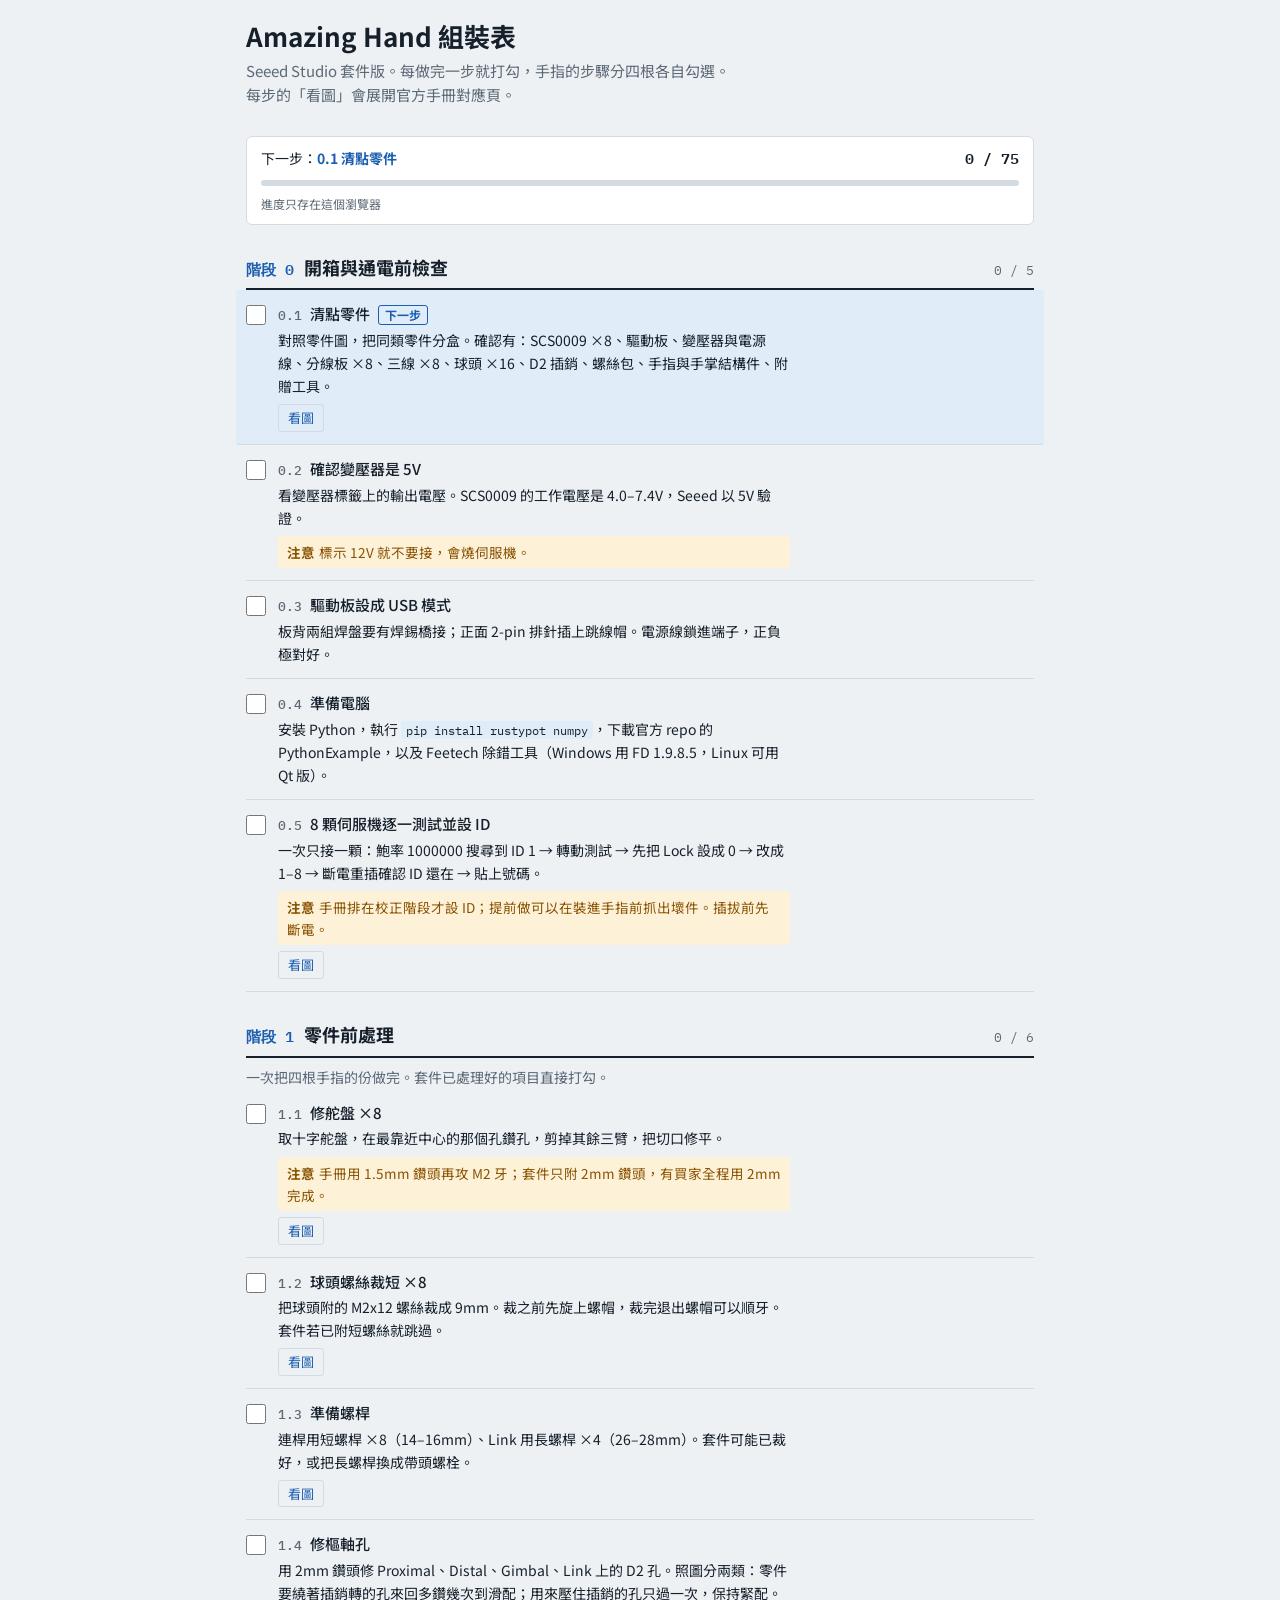
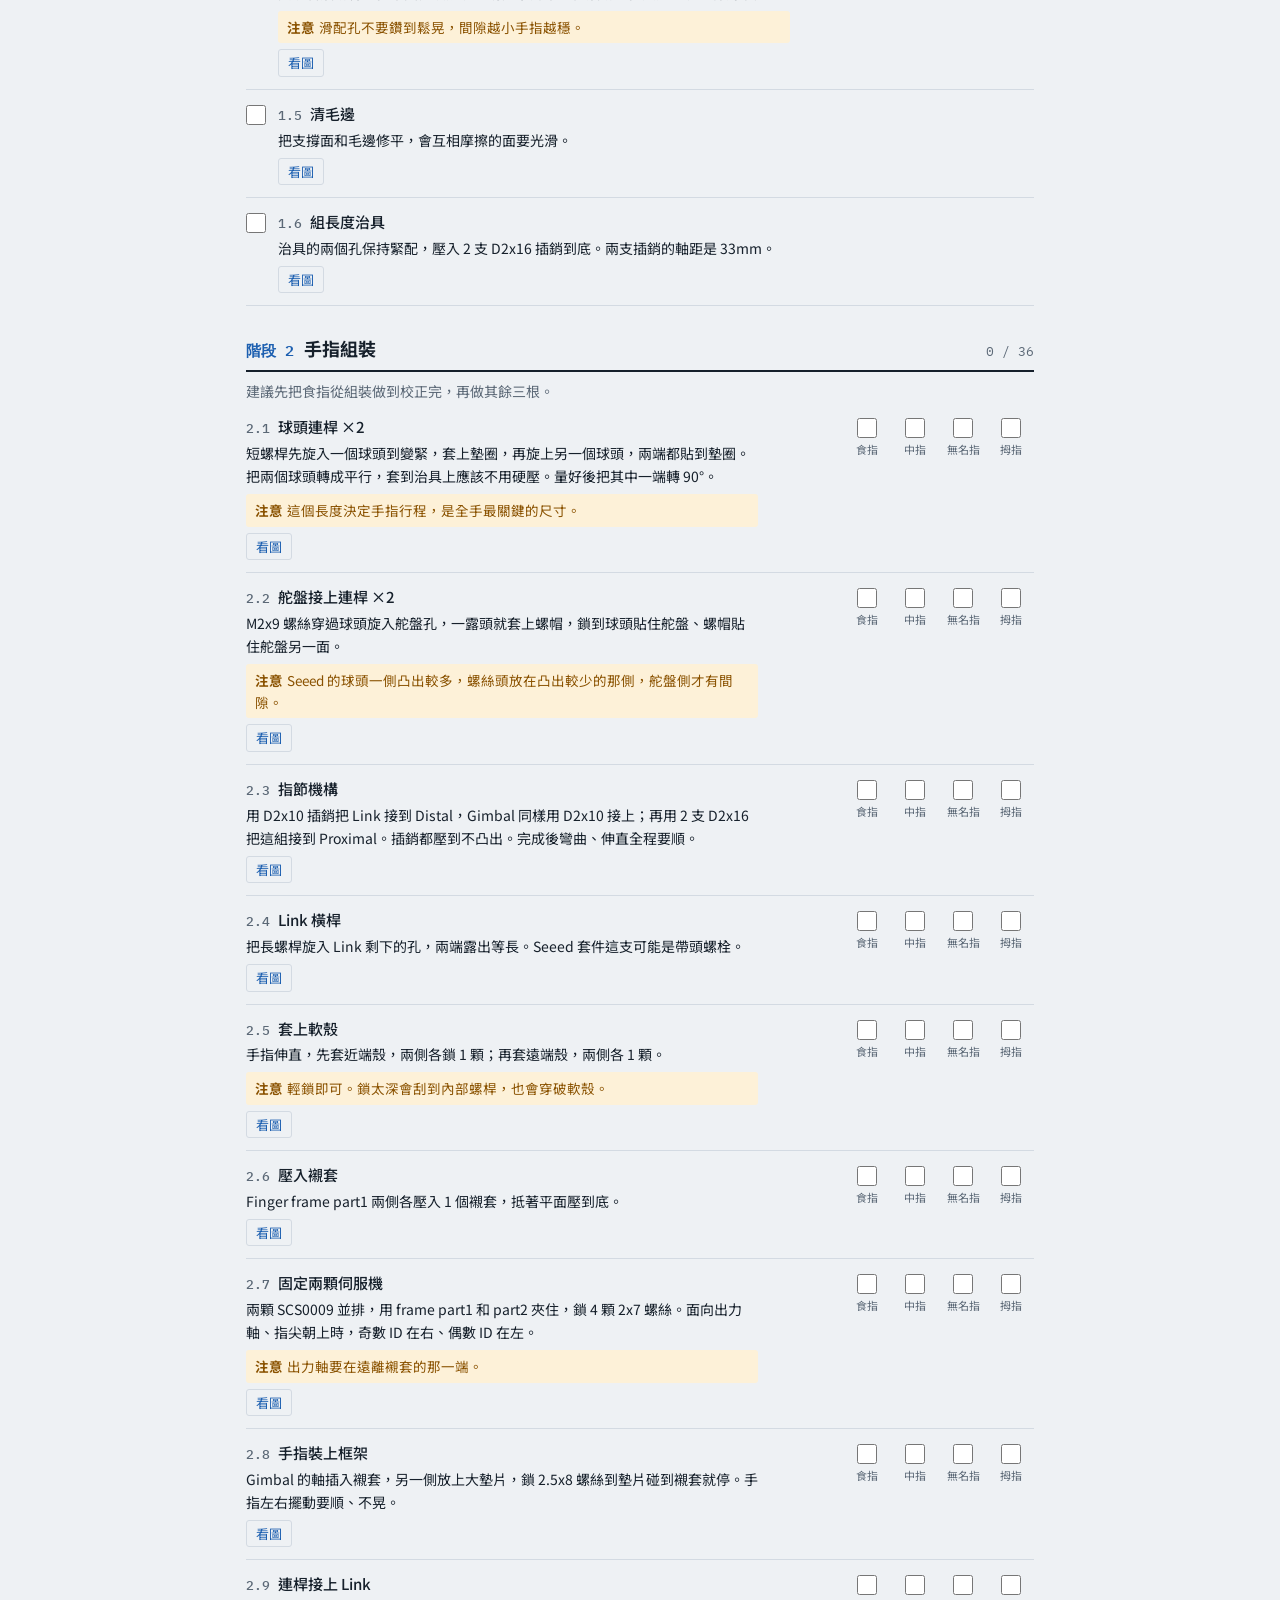
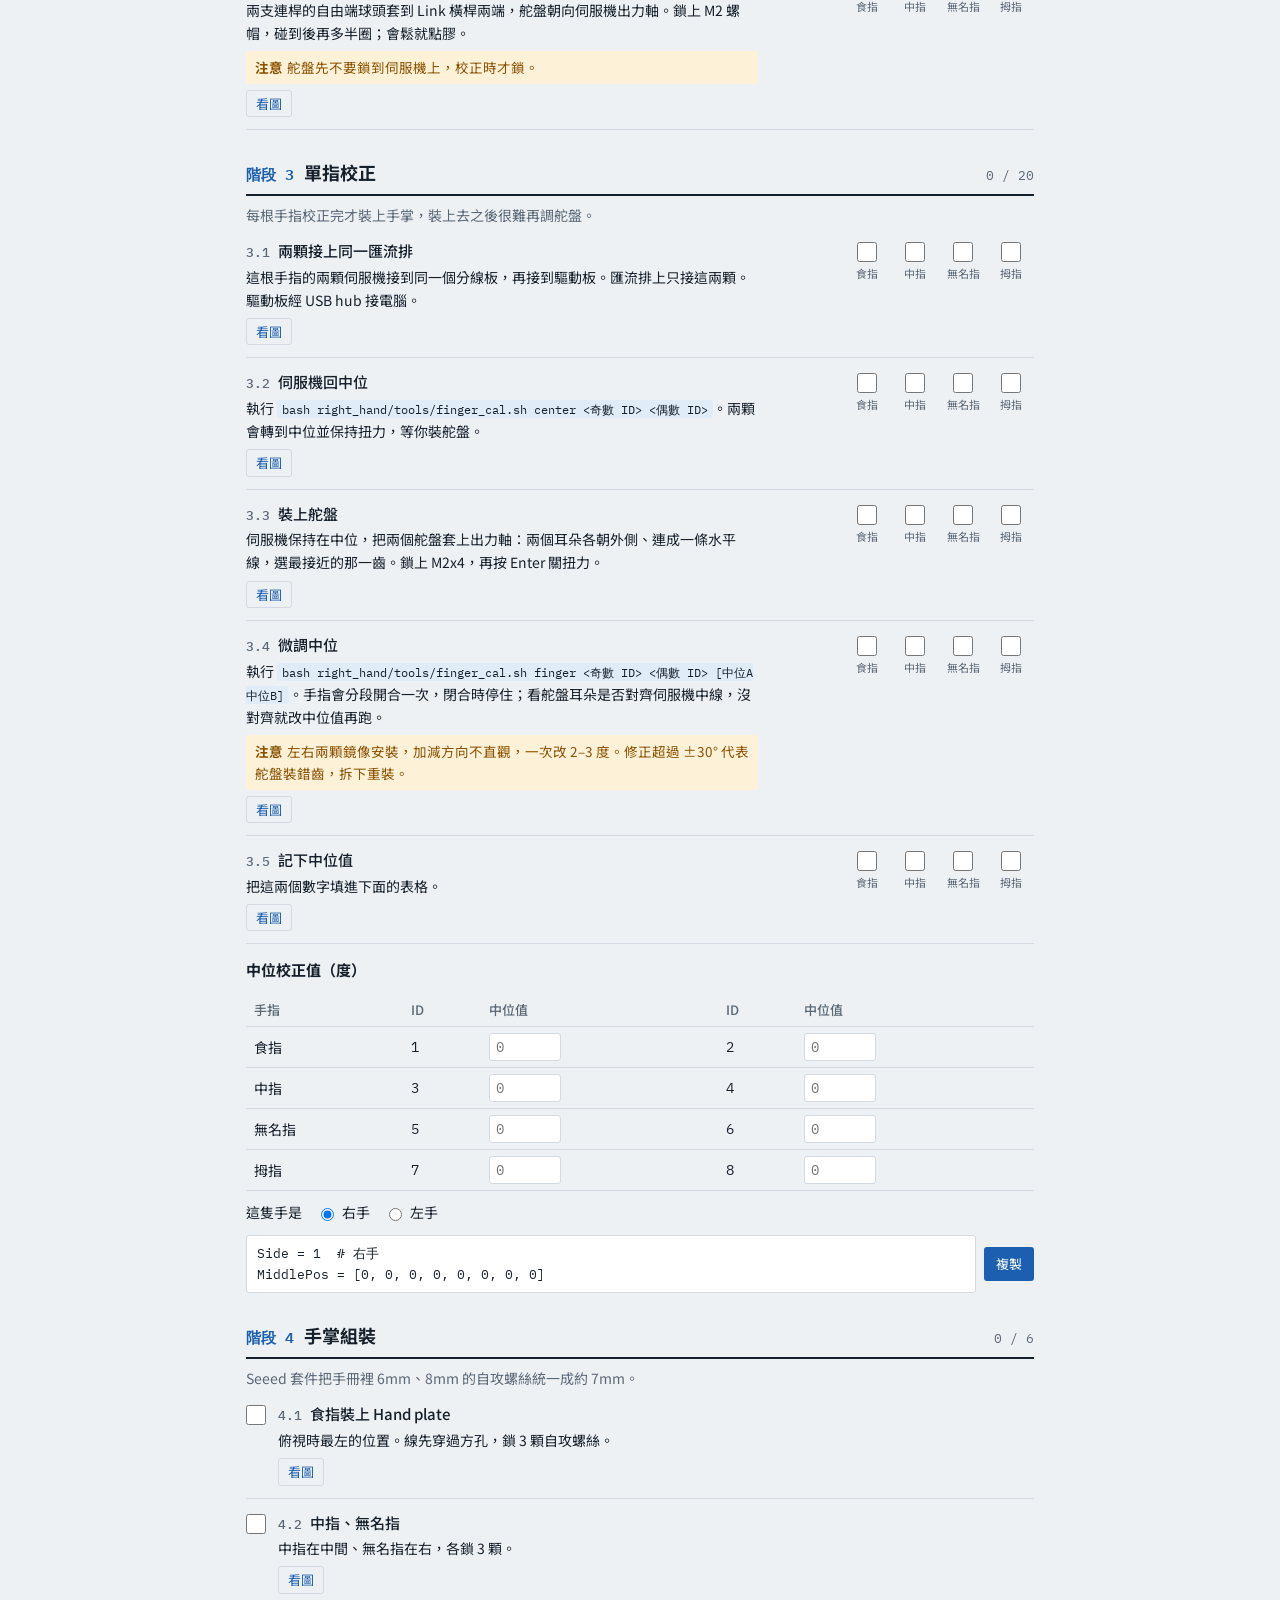
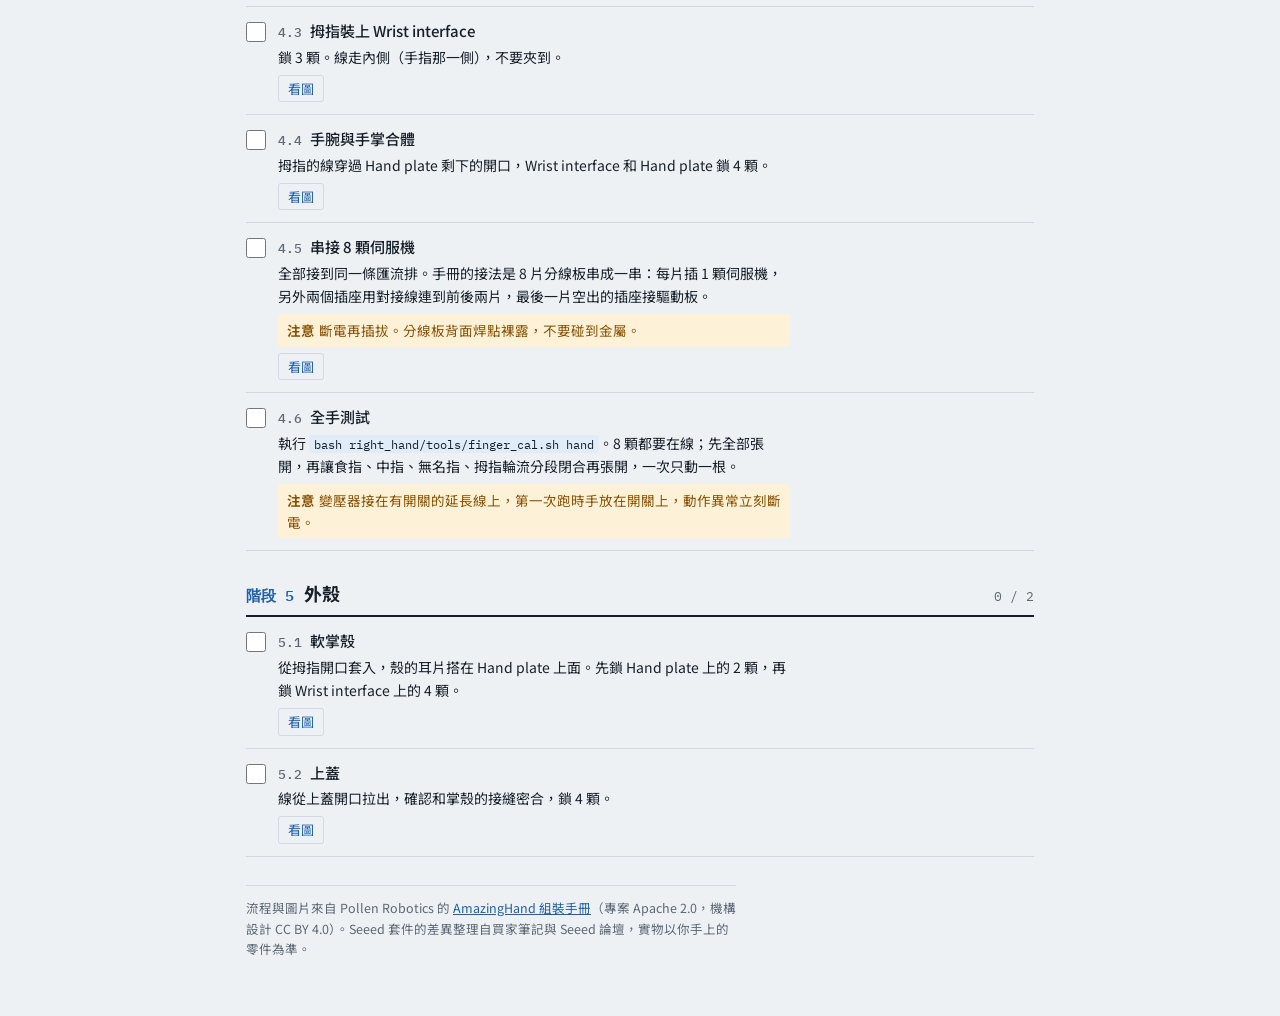
<file: right_hand/docs/assembly_checklist/index.html>
<!doctype html>
<html lang="zh-Hant">
<head>
<meta charset="utf-8">
<meta name="viewport" content="width=device-width,initial-scale=1,viewport-fit=cover">
<style>body{margin:0}img{max-width:100%}[hidden]{display:none!important}</style>
</head>
<body>
<title>Amazing Hand 組裝表</title>
<link rel="stylesheet" href="https://fonts.googleapis.com/css2?family=IBM+Plex+Mono:wght@400;500;600&family=Noto+Sans+TC:wght@400;500;700&display=swap">
<style>
/* Layout: one narrow bench-sheet column; sticky progress strip on top, phases as flat sections, steps as ruled rows. */
:root{
  --bg:#eef1f4; --surface:#ffffff; --ink:#16202b; --muted:#5b6876; --line:#d3dae2;
  --accent:#1c5fb0; --accent-soft:#e1ecf9;
  --warn:#8a5200; --warn-soft:#fdf1d8;
  --ok:#1e7a4f; --ok-soft:#dff3e8;
  --sans:"Noto Sans TC","PingFang TC","Microsoft JhengHei",system-ui,sans-serif;
  --mono:"IBM Plex Mono",ui-monospace,"SFMono-Regular",Menlo,Consolas,monospace;
}
@media (prefers-color-scheme: dark){
  :root:not([data-theme="light"]){
    --bg:#10161d; --surface:#18212b; --ink:#e6edf4; --muted:#93a1b0; --line:#2b3745;
    --accent:#6aa9f0; --accent-soft:#1b2e45;
    --warn:#f0b655; --warn-soft:#3a2c12;
    --ok:#5fcf98; --ok-soft:#153426;
    color-scheme:dark;
  }
}
:root[data-theme="dark"]{
  --bg:#10161d; --surface:#18212b; --ink:#e6edf4; --muted:#93a1b0; --line:#2b3745;
  --accent:#6aa9f0; --accent-soft:#1b2e45;
  --warn:#f0b655; --warn-soft:#3a2c12;
  --ok:#5fcf98; --ok-soft:#153426;
  color-scheme:dark;
}
*{box-sizing:border-box}
body{background:var(--bg);color:var(--ink);font-family:var(--sans);font-size:15px;line-height:1.65;margin:0}
.wrap{max-width:820px;margin:0 auto;padding-inline:16px;padding-block:20px 56px;display:flex;flex-direction:column;gap:28px}
h1{font-size:26px;line-height:1.25;margin:0;font-weight:700;text-wrap:balance}
.sub{color:var(--muted);margin:6px 0 0;max-width:62ch}
code{font-family:var(--mono);font-size:.88em;background:var(--accent-soft);padding:1px 5px;border-radius:3px;overflow-wrap:anywhere}

.bar{position:sticky;top:env(safe-area-inset-top,0px);z-index:5;background:var(--surface);border:1px solid var(--line);border-radius:6px;padding:10px 14px;display:flex;flex-direction:column;gap:8px}
.bar-top{display:flex;gap:12px;align-items:baseline;justify-content:space-between;flex-wrap:wrap}
.count{font-family:var(--mono);font-variant-numeric:tabular-nums;font-weight:600}
.next{min-width:0;font-size:14px}
.next b{color:var(--accent)}
.track{height:6px;background:var(--line);border-radius:3px;overflow:hidden}
.fill{height:100%;width:0;background:var(--ok);transition:width .25s}
@media (prefers-reduced-motion:reduce){.fill{transition:none}}
.sync{font-size:12px;color:var(--muted)}

section{display:flex;flex-direction:column;gap:0}
.ph-head{display:flex;gap:10px;align-items:baseline;flex-wrap:wrap;border-bottom:2px solid var(--ink);padding-bottom:6px}
.ph-no{font-family:var(--mono);font-weight:600;color:var(--accent)}
h2{font-size:18px;margin:0;font-weight:700}
.ph-count{margin-left:auto;font-family:var(--mono);font-size:13px;color:var(--muted);font-variant-numeric:tabular-nums}
.ph-note{color:var(--muted);font-size:14px;margin:8px 0 0;max-width:66ch}

.step{display:grid;grid-template-columns:auto minmax(0,1fr);gap:4px 12px;padding:12px 0;border-bottom:1px solid var(--line)}
.step.pf{grid-template-columns:minmax(0,1fr) auto}
.step.is-next{background:var(--accent-soft);margin-inline:-10px;padding-inline:10px;border-radius:4px}
.step input[type=checkbox]{width:20px;height:20px;margin:3px 0 0;accent-color:var(--ok);cursor:pointer}
.step input[type=checkbox]:focus-visible,.pgbtn:focus-visible,.copy:focus-visible,.mid input:focus-visible,.side input:focus-visible{outline:2px solid var(--accent);outline-offset:2px}
.body{min-width:0}
.ttl{font-weight:500;display:flex;gap:8px;align-items:baseline;flex-wrap:wrap}
.no{font-family:var(--mono);font-size:13px;color:var(--muted);font-variant-numeric:tabular-nums}
.tag{font-size:12px;font-weight:700;color:var(--accent);border:1px solid var(--accent);border-radius:3px;padding:0 6px;line-height:1.5}
.desc{margin:2px 0 0;color:var(--ink);font-size:14px;max-width:64ch}
.warn{margin:6px 0 0;font-size:13.5px;color:var(--warn);background:var(--warn-soft);padding:5px 9px;border-radius:3px;max-width:64ch}
.warn b{font-weight:700;margin-right:4px}
.done .ttl>span:not(.no):not(.tag){text-decoration:line-through;color:var(--muted)}
.pgbtn{font:inherit;font-size:13px;margin-top:6px;background:none;border:1px solid var(--line);color:var(--accent);border-radius:3px;padding:2px 9px;cursor:pointer}
.pgbtn:hover{border-color:var(--accent)}
figure{margin:8px 0 0;grid-column:1/-1}
figure img{display:block;width:100%;height:auto;border:1px solid var(--line);border-radius:4px;background:#eee}
figure img+img{margin-top:6px}
figcaption{font-size:12px;color:var(--muted);margin-top:4px}

.fg{display:grid;grid-template-columns:repeat(4,46px);gap:2px;align-self:start}
.fg label{display:flex;flex-direction:column;align-items:center;gap:2px;font-size:11px;color:var(--muted);cursor:pointer}
.fg label.cur{color:var(--accent);font-weight:700}
@media (max-width:560px){
  .step.pf{grid-template-columns:minmax(0,1fr)}
  .fg{grid-template-columns:repeat(4,1fr);max-width:260px;margin-top:6px}
}

.calib{margin-top:14px;display:flex;flex-direction:column;gap:10px}
.calib h3{font-size:15px;margin:0;font-weight:700}
.tbl{overflow-x:auto}
table{border-collapse:collapse;width:100%;font-size:14px}
th,td{text-align:left;padding:6px 8px;border-bottom:1px solid var(--line);white-space:nowrap}
th{font-weight:500;color:var(--muted);font-size:13px}
td.id{font-family:var(--mono);font-variant-numeric:tabular-nums}
.mid input{font-family:var(--mono);font-size:14px;width:72px;padding:4px 6px;border:1px solid var(--line);border-radius:3px;background:var(--surface);color:var(--ink)}
.out{display:flex;gap:8px;align-items:center;flex-wrap:wrap}
.out pre{margin:0;font-family:var(--mono);font-size:13px;background:var(--surface);border:1px solid var(--line);border-radius:3px;padding:7px 10px;overflow-x:auto;min-width:0;flex:1 1 260px}
.copy{font:inherit;font-size:13px;background:var(--accent);color:var(--surface);border:0;border-radius:3px;padding:6px 12px;cursor:pointer}
.side{display:flex;gap:14px;align-items:center;flex-wrap:wrap;font-size:14px}
.side label{display:flex;gap:5px;align-items:center;cursor:pointer}
footer{color:var(--muted);font-size:12.5px;border-top:1px solid var(--line);padding-top:12px;max-width:70ch}
footer a{color:var(--accent)}
</style>

<div class="wrap">
  <header>
    <h1>Amazing Hand 組裝表</h1>
    <p class="sub">Seeed Studio 套件版。每做完一步就打勾，手指的步驟分四根各自勾選。每步的「看圖」會展開官方手冊對應頁。</p>
  </header>

  <div class="bar" role="status" aria-live="polite">
    <div class="bar-top">
      <div class="next" id="next">下一步：讀取中</div>
      <div class="count" id="count">0 / 0</div>
    </div>
    <div class="track"><div class="fill" id="fill"></div></div>
    <div class="sync" id="sync">正在連接進度資料</div>
  </div>

  <div id="phases"></div>

  <footer>
    流程與圖片來自 Pollen Robotics 的 <a href="https://github.com/pollen-robotics/AmazingHand/blob/main/docs/AmazingHand_Assembly.pdf">AmazingHand 組裝手冊</a>（專案 Apache 2.0，機構設計 CC BY 4.0）。Seeed 套件的差異整理自買家筆記與 Seeed 論壇，實物以你手上的零件為準。
  </footer>
</div>

<script>
const FINGERS=[
  {k:'idx',n:'食指',ids:[1,2]},
  {k:'mdl',n:'中指',ids:[3,4]},
  {k:'rng',n:'無名指',ids:[5,6]},
  {k:'thb',n:'拇指',ids:[7,8]}
];
const PHASES=[
 {id:'p0',no:'0',title:'開箱與通電前檢查',steps:[
  {id:'s0_1',t:'清點零件',d:'對照零件圖，把同類零件分盒。確認有：SCS0009 ×8、驅動板、變壓器與電源線、分線板 ×8、三線 ×8、球頭 ×16、D2 插銷、螺絲包、手指與手掌結構件、附贈工具。',pg:[5]},
  {id:'s0_2',t:'確認變壓器是 5V',d:'看變壓器標籤上的輸出電壓。SCS0009 的工作電壓是 4.0–7.4V，Seeed 以 5V 驗證。',w:'標示 12V 就不要接，會燒伺服機。'},
  {id:'s0_3',t:'驅動板設成 USB 模式',d:'板背兩組焊盤要有焊錫橋接；正面 2-pin 排針插上跳線帽。電源線鎖進端子，正負極對好。'},
  {id:'s0_4',t:'準備電腦',d:'安裝 Python，執行 <code>pip install rustypot numpy</code>，下載官方 repo 的 PythonExample，以及 Feetech 除錯工具（Windows 用 FD 1.9.8.5，Linux 可用 Qt 版）。'},
  {id:'s0_5',t:'8 顆伺服機逐一測試並設 ID',d:'一次只接一顆：鮑率 1000000 搜尋到 ID 1 → 轉動測試 → 先把 Lock 設成 0 → 改成 1–8 → 斷電重插確認 ID 還在 → 貼上號碼。',w:'手冊排在校正階段才設 ID；提前做可以在裝進手指前抓出壞件。插拔前先斷電。',pg:[21]}
 ]},
 {id:'p1',no:'1',title:'零件前處理',note:'一次把四根手指的份做完。套件已處理好的項目直接打勾。',steps:[
  {id:'s1_1',t:'修舵盤 ×8',d:'取十字舵盤，在最靠近中心的那個孔鑽孔，剪掉其餘三臂，把切口修平。',w:'手冊用 1.5mm 鑽頭再攻 M2 牙；套件只附 2mm 鑽頭，有買家全程用 2mm 完成。',pg:[6]},
  {id:'s1_2',t:'球頭螺絲裁短 ×8',d:'把球頭附的 M2x12 螺絲裁成 9mm。裁之前先旋上螺帽，裁完退出螺帽可以順牙。套件若已附短螺絲就跳過。',pg:[6]},
  {id:'s1_3',t:'準備螺桿',d:'連桿用短螺桿 ×8（14–16mm）、Link 用長螺桿 ×4（26–28mm）。套件可能已裁好，或把長螺桿換成帶頭螺栓。',pg:[6]},
  {id:'s1_4',t:'修樞軸孔',d:'用 2mm 鑽頭修 Proximal、Distal、Gimbal、Link 上的 D2 孔。照圖分兩類：零件要繞著插銷轉的孔來回多鑽幾次到滑配；用來壓住插銷的孔只過一次，保持緊配。',w:'滑配孔不要鑽到鬆晃，間隙越小手指越穩。',pg:[7]},
  {id:'s1_5',t:'清毛邊',d:'把支撐面和毛邊修平，會互相摩擦的面要光滑。',pg:[8]},
  {id:'s1_6',t:'組長度治具',d:'治具的兩個孔保持緊配，壓入 2 支 D2x16 插銷到底。兩支插銷的軸距是 33mm。',pg:[10]}
 ]},
 {id:'p2',no:'2',title:'手指組裝',per:true,note:'建議先把食指從組裝做到校正完，再做其餘三根。',steps:[
  {id:'s2_1',t:'球頭連桿 ×2',d:'短螺桿先旋入一個球頭到變緊，套上墊圈，再旋上另一個球頭，兩端都貼到墊圈。把兩個球頭轉成平行，套到治具上應該不用硬壓。量好後把其中一端轉 90°。',w:'這個長度決定手指行程，是全手最關鍵的尺寸。',pg:[11]},
  {id:'s2_2',t:'舵盤接上連桿 ×2',d:'M2x9 螺絲穿過球頭旋入舵盤孔，一露頭就套上螺帽，鎖到球頭貼住舵盤、螺帽貼住舵盤另一面。',w:'Seeed 的球頭一側凸出較多，螺絲頭放在凸出較少的那側，舵盤側才有間隙。',pg:[12]},
  {id:'s2_3',t:'指節機構',d:'用 D2x10 插銷把 Link 接到 Distal，Gimbal 同樣用 D2x10 接上；再用 2 支 D2x16 把這組接到 Proximal。插銷都壓到不凸出。完成後彎曲、伸直全程要順。',pg:[13,14]},
  {id:'s2_4',t:'Link 橫桿',d:'把長螺桿旋入 Link 剩下的孔，兩端露出等長。Seeed 套件這支可能是帶頭螺栓。',pg:[15]},
  {id:'s2_5',t:'套上軟殼',d:'手指伸直，先套近端殼，兩側各鎖 1 顆；再套遠端殼，兩側各 1 顆。',w:'輕鎖即可。鎖太深會刮到內部螺桿，也會穿破軟殼。',pg:[16]},
  {id:'s2_6',t:'壓入襯套',d:'Finger frame part1 兩側各壓入 1 個襯套，抵著平面壓到底。',pg:[17]},
  {id:'s2_7',t:'固定兩顆伺服機',d:'兩顆 SCS0009 並排，用 frame part1 和 part2 夾住，鎖 4 顆 2x7 螺絲。面向出力軸、指尖朝上時，奇數 ID 在右、偶數 ID 在左。',w:'出力軸要在遠離襯套的那一端。',pg:[18,21]},
  {id:'s2_8',t:'手指裝上框架',d:'Gimbal 的軸插入襯套，另一側放上大墊片，鎖 2.5x8 螺絲到墊片碰到襯套就停。手指左右擺動要順、不晃。',pg:[19]},
  {id:'s2_9',t:'連桿接上 Link',d:'兩支連桿的自由端球頭套到 Link 橫桿兩端，舵盤朝向伺服機出力軸。鎖上 M2 螺帽，碰到後再多半圈；會鬆就點膠。',w:'舵盤先不要鎖到伺服機上，校正時才鎖。',pg:[20]}
 ]},
 {id:'p3',no:'3',title:'單指校正',per:true,note:'每根手指校正完才裝上手掌，裝上去之後很難再調舵盤。',steps:[
  {id:'s3_1',t:'兩顆接上同一匯流排',d:'這根手指的兩顆伺服機接到同一個分線板，再接到驅動板。匯流排上只接這兩顆。驅動板經 USB hub 接電腦。',pg:[21]},
  {id:'s3_2',t:'伺服機回中位',d:'執行 <code>bash right_hand/tools/finger_cal.sh center &lt;奇數 ID&gt; &lt;偶數 ID&gt;</code>。兩顆會轉到中位並保持扭力，等你裝舵盤。',pg:[22]},
  {id:'s3_3',t:'裝上舵盤',d:'伺服機保持在中位，把兩個舵盤套上出力軸：兩個耳朵各朝外側、連成一條水平線，選最接近的那一齒。鎖上 M2x4，再按 Enter 關扭力。',pg:[22]},
  {id:'s3_4',t:'微調中位',d:'執行 <code>bash right_hand/tools/finger_cal.sh finger &lt;奇數 ID&gt; &lt;偶數 ID&gt; [中位A 中位B]</code>。手指會分段開合一次，閉合時停住；看舵盤耳朵是否對齊伺服機中線，沒對齊就改中位值再跑。',w:'左右兩顆鏡像安裝，加減方向不直觀，一次改 2–3 度。修正超過 ±30° 代表舵盤裝錯齒，拆下重裝。',pg:[23]},
  {id:'s3_5',t:'記下中位值',d:'把這兩個數字填進下面的表格。',pg:[24]}
 ]},
 {id:'p4',no:'4',title:'手掌組裝',note:'Seeed 套件把手冊裡 6mm、8mm 的自攻螺絲統一成約 7mm。',steps:[
  {id:'s4_1',t:'食指裝上 Hand plate',d:'俯視時最左的位置。線先穿過方孔，鎖 3 顆自攻螺絲。',pg:[29,30]},
  {id:'s4_2',t:'中指、無名指',d:'中指在中間、無名指在右，各鎖 3 顆。',pg:[30]},
  {id:'s4_3',t:'拇指裝上 Wrist interface',d:'鎖 3 顆。線走內側（手指那一側），不要夾到。',pg:[31]},
  {id:'s4_4',t:'手腕與手掌合體',d:'拇指的線穿過 Hand plate 剩下的開口，Wrist interface 和 Hand plate 鎖 4 顆。',pg:[32]},
  {id:'s4_5',t:'串接 8 顆伺服機',d:'全部接到同一條匯流排。手冊的接法是 8 片分線板串成一串：每片插 1 顆伺服機，另外兩個插座用對接線連到前後兩片，最後一片空出的插座接驅動板。',w:'斷電再插拔。分線板背面焊點裸露，不要碰到金屬。',pg:[33]},
  {id:'s4_6',t:'全手測試',d:'執行 <code>bash right_hand/tools/finger_cal.sh hand</code>。8 顆都要在線；先全部張開，再讓食指、中指、無名指、拇指輪流分段閉合再張開，一次只動一根。',w:'變壓器接在有開關的延長線上，第一次跑時手放在開關上，動作異常立刻斷電。'}
 ]},
 {id:'p5',no:'5',title:'外殼',steps:[
  {id:'s5_1',t:'軟掌殼',d:'從拇指開口套入，殼的耳片搭在 Hand plate 上面。先鎖 Hand plate 上的 2 顆，再鎖 Wrist interface 上的 4 顆。',pg:[35]},
  {id:'s5_2',t:'上蓋',d:'線從上蓋開口拉出，確認和掌殼的接縫密合，鎖 4 顆。',pg:[36]}
 ]}
];

/* ---------- state ---------- */
let state={done:{},mid:{},hand:'R'};
const LS='ah-build-state';
let ref=null,exists=false,pending=null,busy=false,readOnly=false,ready=false;

function keysInOrder(){
  const out=[];
  const flat=p=>PHASES.find(x=>x.id===p).steps;
  flat('p0').forEach(s=>out.push({key:s.id,s,ph:'0'}));
  flat('p1').forEach(s=>out.push({key:s.id,s,ph:'1'}));
  FINGERS.forEach(f=>{
    flat('p2').forEach(s=>out.push({key:s.id+'_'+f.k,s,f,ph:'2'}));
    flat('p3').forEach(s=>out.push({key:s.id+'_'+f.k,s,f,ph:'3'}));
  });
  flat('p4').forEach(s=>out.push({key:s.id,s,ph:'4'}));
  flat('p5').forEach(s=>out.push({key:s.id,s,ph:'5'}));
  return out;
}
const ORDER=keysInOrder();
function stepNo(s){const m=s.id.match(/^s(\d)_(\d)$/);return m[1]+'.'+m[2];}

/* ---------- build DOM once ---------- */
function h(tag,cls,html){const e=document.createElement(tag);if(cls)e.className=cls;if(html!=null)e.innerHTML=html;return e;}
function figureFor(s){
  const fig=h('figure');fig.hidden=true;
  s.pg.forEach(p=>{const im=document.createElement('img');im.alt='官方組裝手冊第 '+p+' 頁';im.dataset.src='img/p'+String(p).padStart(2,'0')+'.jpg';im.width=1100;im.height=619;fig.appendChild(im);});
  const cap=h('figcaption');cap.textContent='官方組裝手冊第 '+s.pg.join('、')+' 頁';fig.appendChild(cap);
  return fig;
}
function build(){
  const root=document.getElementById('phases');
  root.style.display='flex';root.style.flexDirection='column';root.style.gap='28px';
  PHASES.forEach(ph=>{
    const sec=h('section');sec.id=ph.id;
    const head=h('div','ph-head');
    head.appendChild(h('span','ph-no','階段 '+ph.no));
    const h2=h('h2');h2.textContent=ph.title;head.appendChild(h2);
    const pc=h('span','ph-count');pc.id='pc_'+ph.id;head.appendChild(pc);
    sec.appendChild(head);
    if(ph.note){const n=h('p','ph-note');n.textContent=ph.note;sec.appendChild(n);}
    ph.steps.forEach(s=>{
      const row=h('div','step'+(ph.per?' pf':''));row.id='row_'+s.id;
      const body=h('div','body');
      const ttl=h('div','ttl');
      const no=h('span','no');no.textContent=stepNo(s);ttl.appendChild(no);
      const tx=h('span');tx.textContent=s.t;ttl.appendChild(tx);
      const tag=h('span','tag');tag.textContent='下一步';tag.hidden=true;tag.id='tag_'+s.id;ttl.appendChild(tag);
      body.appendChild(ttl);
      body.appendChild(h('p','desc',s.d));
      if(s.w){body.appendChild(h('p','warn','<b>注意</b>'+s.w));}
      let fig=null;
      if(s.pg){
        const b=h('button','pgbtn');b.type='button';b.id='btn_'+s.id;b.textContent='看圖';b.setAttribute('aria-expanded','false');
        fig=figureFor(s);
        b.addEventListener('click',()=>{
          const open=fig.hidden;fig.hidden=!open;b.textContent=open?'收起圖':'看圖';b.setAttribute('aria-expanded',String(open));
          if(open)fig.querySelectorAll('img').forEach(im=>{if(!im.src)im.src=im.dataset.src;});
        });
        body.appendChild(b);
      }
      if(ph.per){
        row.appendChild(body);
        const fg=h('div','fg');
        FINGERS.forEach(f=>{
          const key=s.id+'_'+f.k;
          const lab=h('label');lab.id='lab_'+key;
          const cb=document.createElement('input');cb.type='checkbox';cb.id='c_'+key;cb.dataset.key=key;
          cb.setAttribute('aria-label',stepNo(s)+' '+s.t+'：'+f.n);
          lab.appendChild(cb);const sp=h('span');sp.textContent=f.n;lab.appendChild(sp);
          fg.appendChild(lab);
        });
        row.appendChild(fg);
      }else{
        const cb=document.createElement('input');cb.type='checkbox';cb.id='c_'+s.id;cb.dataset.key=s.id;
        cb.setAttribute('aria-label',stepNo(s)+' '+s.t);
        row.appendChild(cb);row.appendChild(body);
      }
      if(fig)row.appendChild(fig);
      sec.appendChild(row);
    });
    if(ph.id==='p3')sec.appendChild(calibBlock());
    root.appendChild(sec);
  });
  root.addEventListener('change',e=>{
    const t=e.target;
    if(t.matches('input[type=checkbox][data-key]')){save({done:{[t.dataset.key]:t.checked}});}
    else if(t.matches('input[data-mid]')){
      const v=t.value===''?null:Math.max(-60,Math.min(60,Math.round(Number(t.value)*10)/10));
      save({mid:{[t.dataset.mid]:(v===null||Number.isNaN(v))?null:v}});
    }else if(t.matches('input[name=hand]')){save({hand:t.value});}
  });
}
function calibBlock(){
  const box=h('div','calib');
  const t=h('h3');t.textContent='中位校正值（度）';box.appendChild(t);
  const wrap=h('div','tbl');const tb=document.createElement('table');
  tb.innerHTML='<thead><tr><th>手指</th><th>ID</th><th>中位值</th><th>ID</th><th>中位值</th></tr></thead>';
  const body=document.createElement('tbody');
  FINGERS.forEach(f=>{
    const tr=document.createElement('tr');
    const td=document.createElement('td');td.textContent=f.n;tr.appendChild(td);
    f.ids.forEach(id=>{
      const a=h('td','id');a.textContent=id;tr.appendChild(a);
      const b=h('td','mid');const inp=document.createElement('input');inp.type='number';inp.step='1';inp.min='-60';inp.max='60';inp.id='mid_'+id;inp.dataset.mid=String(id);inp.placeholder='0';inp.setAttribute('aria-label','ID '+id+' 中位值');b.appendChild(inp);tr.appendChild(b);
    });
    body.appendChild(tr);
  });
  tb.appendChild(body);wrap.appendChild(tb);box.appendChild(wrap);
  const side=h('div','side');
  side.innerHTML='<span>這隻手是</span><label><input type="radio" name="hand" id="hand_R" value="R">右手</label><label><input type="radio" name="hand" id="hand_L" value="L">左手</label>';
  box.appendChild(side);
  const out=h('div','out');
  const pre=h('pre');pre.id='midout';out.appendChild(pre);
  const btn=h('button','copy');btn.type='button';btn.id='copybtn';btn.textContent='複製';
  btn.addEventListener('click',()=>{
    const txt=pre.textContent;
    const ok=()=>{btn.textContent='已複製';setTimeout(()=>btn.textContent='複製',1500);};
    const fallback=()=>{const r=document.createRange();r.selectNodeContents(pre);const s=getSelection();s.removeAllRanges();s.addRange(r);btn.textContent='已選取，請手動複製';};
    try{navigator.clipboard.writeText(txt).then(ok,fallback);}catch(_){fallback();}
  });
  out.appendChild(btn);box.appendChild(out);
  return box;
}

/* ---------- render from state ---------- */
function apply(){
  const done=state.done||{},mid=state.mid||{};
  let n=0;const per={};
  ORDER.forEach(o=>{
    const cb=document.getElementById('c_'+o.key);const v=!!done[o.key];
    if(cb&&cb.checked!==v)cb.checked=v;
    per[o.ph]=per[o.ph]||[0,0];per[o.ph][1]++;if(v){n++;per[o.ph][0]++;}
  });
  PHASES.forEach(ph=>{
    const c=per[ph.no]||[0,0];document.getElementById('pc_'+ph.id).textContent=c[0]+' / '+c[1];
    ph.steps.forEach(s=>{
      const row=document.getElementById('row_'+s.id);
      const all=ph.per?FINGERS.every(f=>done[s.id+'_'+f.k]):!!done[s.id];
      row.classList.toggle('done',all);row.classList.remove('is-next');
      document.getElementById('tag_'+s.id).hidden=true;
      if(ph.per)FINGERS.forEach(f=>document.getElementById('lab_'+s.id+'_'+f.k).classList.remove('cur'));
    });
  });
  const total=ORDER.length;
  document.getElementById('count').textContent=n+' / '+total;
  document.getElementById('fill').style.width=(total?n/total*100:0)+'%';
  const nx=ORDER.find(o=>!done[o.key]);
  const nextEl=document.getElementById('next');
  if(nx){
    nextEl.innerHTML='下一步：<b></b>';
    nextEl.querySelector('b').textContent=stepNo(nx.s)+' '+nx.s.t+(nx.f?'（'+nx.f.n+'）':'');
    document.getElementById('row_'+nx.s.id).classList.add('is-next');
    document.getElementById('tag_'+nx.s.id).hidden=false;
    if(nx.f)document.getElementById('lab_'+nx.key).classList.add('cur');
  }else{nextEl.textContent='全部完成，手掌組好了。';}
  for(let id=1;id<=8;id++){
    const inp=document.getElementById('mid_'+id);const v=mid[id];
    if(inp&&document.activeElement!==inp){const sv=(v===null||v===undefined)?'':String(v);if(inp.value!==sv)inp.value=sv;}
  }
  const hand=state.hand==='L'?'L':'R';
  document.getElementById('hand_'+hand).checked=true;
  const arr=[];for(let id=1;id<=8;id++){const v=mid[id];arr.push((v===null||v===undefined)?0:v);}
  document.getElementById('midout').textContent='Side = '+(hand==='R'?1:2)+'  # '+(hand==='R'?'右手':'左手')+'\nMiddlePos = ['+arr.join(', ')+']';
  document.querySelectorAll('input[data-key],input[data-mid],input[name=hand]').forEach(i=>{i.disabled=readOnly;});
}
function merge(a,b){for(const k in b){const v=b[k];if(v&&typeof v==='object'&&!Array.isArray(v)){a[k]=merge((a[k]&&typeof a[k]==='object')?a[k]:{},v);}else a[k]=v;}return a;}
function setSync(t){document.getElementById('sync').textContent=t;}

/* ---------- persistence ---------- */
function save(patch){
  merge(state,patch);apply();
  if(!ref){try{localStorage.setItem(LS,JSON.stringify(state));}catch(_){}return;}
  pending=merge(pending||{},patch);flush();
}
async function flush(){
  if(busy||!pending||!ready)return;busy=true;
  const p=pending;pending=null;
  try{
    if(exists)await ref.update(p);else{await ref.set(JSON.parse(JSON.stringify(state)));exists=true;}
    setSync('進度已儲存，Claude 也讀得到');
  }catch(e){
    if(e&&e.code==='invalid_argument'){readOnly=true;setSync('你在這個頁面是唯讀，無法勾選');apply();}
    else setSync('儲存失敗，請再勾一次（'+((e&&e.code)||'unavailable')+'）');
  }
  busy=false;if(pending)flush();
}
function start(){
  build();apply();
  const boot=async()=>{
    let db=null;
    try{db=window.claude&&window.claude.use?await window.claude.use('db'):null;}catch(_){db=null;}
    if(!db){
      try{const s=JSON.parse(localStorage.getItem(LS)||'null');if(s)merge(state,s);}catch(_){}
      setSync('進度只存在這個瀏覽器');apply();return;
    }
    ref=db.doc('build/state');
    ref.onSnapshot(snap=>{
      exists=snap.exists;
      if(snap.exists){const d=snap.data()||{};state={done:Object.assign({},d.done||{}),mid:Object.assign({},d.mid||{}),hand:d.hand==='L'?'L':'R'};if(pending)merge(state,JSON.parse(JSON.stringify(pending)));}
      setSync(snap.metadata&&snap.metadata.hasPendingWrites?'儲存中':'進度已同步，Claude 也讀得到');
      apply();
      if(!ready){ready=true;flush();}
    },e=>{setSync('進度同步中斷，重新整理頁面可恢復');});
  };
  boot();
}
start();
</script>

</body>
</html>
</file>
